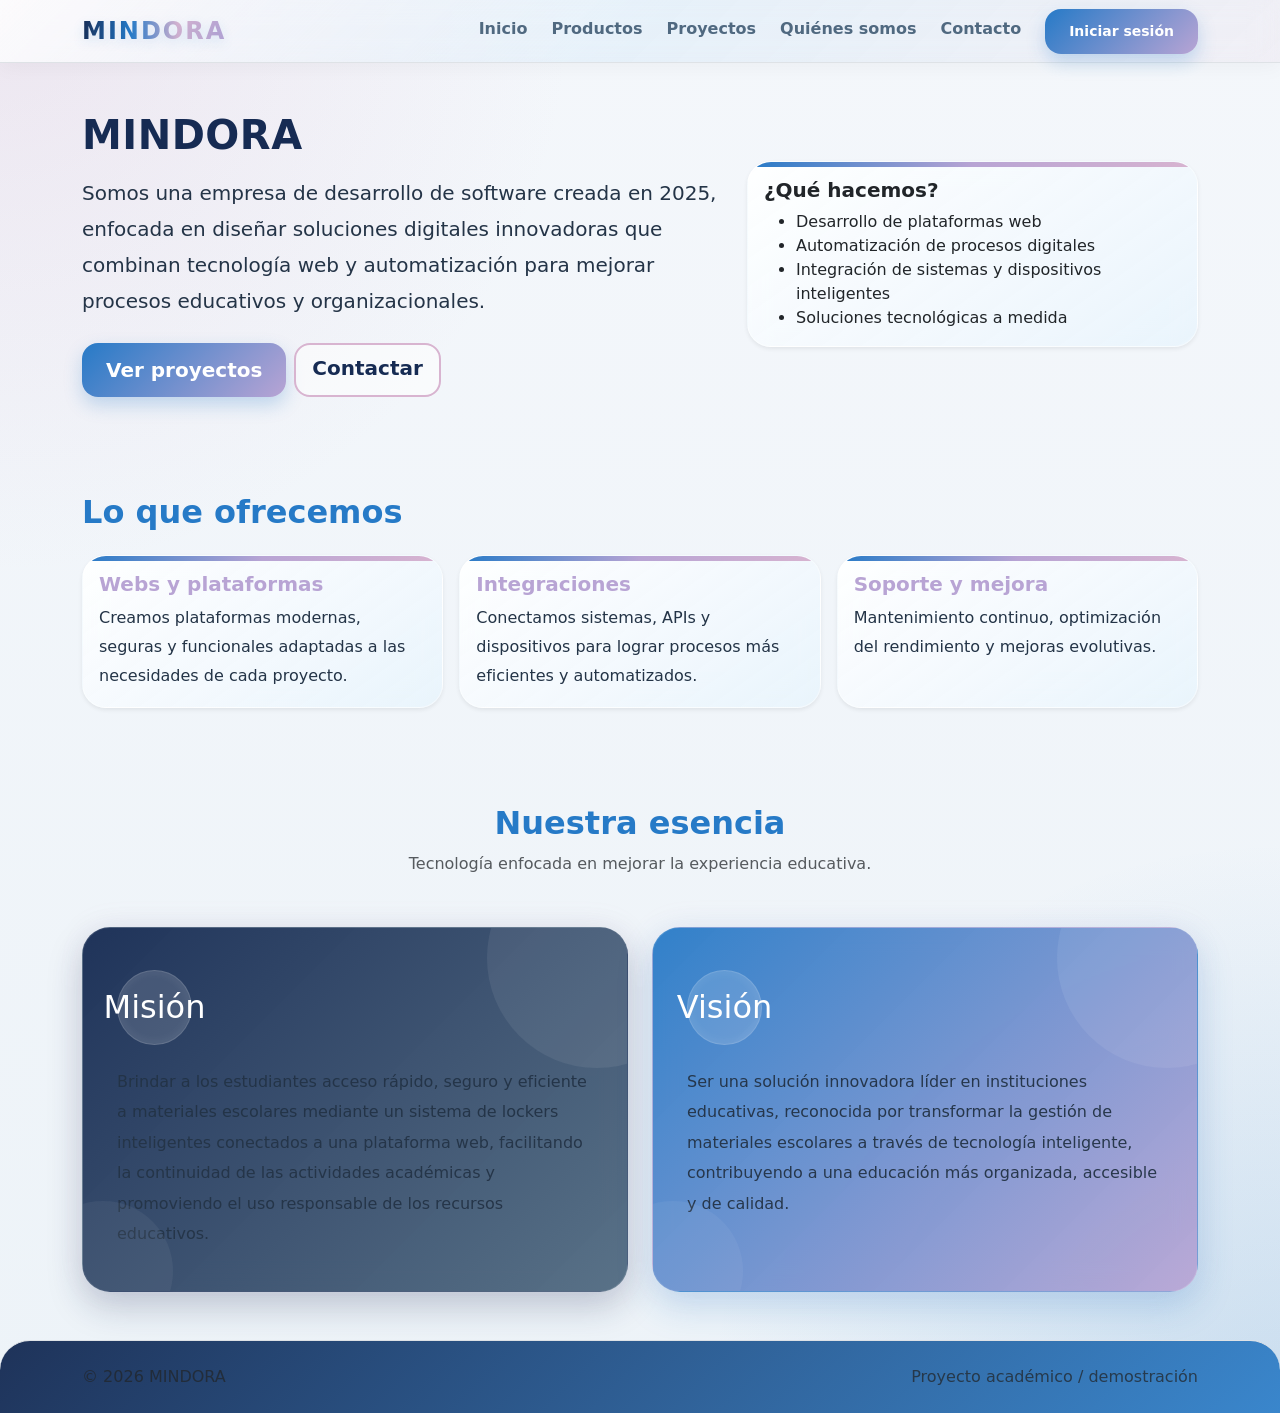
<file: Mindora-safe-box-main/index.html>
<!doctype html>
<html lang="es">
<head>
  <meta charset="utf-8" />
  <meta name="viewport" content="width=device-width, initial-scale=1" />
  <title>MINDORA - Inicio</title>

  <!-- Bootstrap CSS -->
  <link href="https://cdn.jsdelivr.net/npm/bootstrap@5.3.3/dist/css/bootstrap.min.css" rel="stylesheet">
  <link href="css/styles.css" rel="stylesheet">
</head>
<body>

  <!-- Navbar -->
  <nav class="navbar navbar-expand-lg bg-white border-bottom sticky-top">
    <div class="container">
      <a class="navbar-brand fw-bold" href="index.html">MINDORA</a>
      <button class="navbar-toggler" type="button" data-bs-toggle="collapse" data-bs-target="#nav">
        <span class="navbar-toggler-icon"></span>
      </button>

      <div class="collapse navbar-collapse" id="nav">
        <ul class="navbar-nav ms-auto gap-lg-2">
          <li class="nav-item"><a class="nav-link active" href="index.html">Inicio</a></li>
          <li class="nav-item"><a class="nav-link" href="productos.html">Productos</a></li>
          <li class="nav-item"><a class="nav-link" href="proyectos.html">Proyectos</a></li>
          <li class="nav-item"><a class="nav-link" href="quienes-somos.html">Quiénes somos</a></li>
          <li class="nav-item"><a class="nav-link" href="contacto.html">Contacto</a></li>
        </ul>
      </div>
    </div>
  </nav>

  <!-- Hero -->
  <header class="container my-5">
    <div class="row align-items-center g-4">
      <div class="col-lg-7">
        <h1 class="display-6 fw-bold mb-3">MINDORA</h1>
        <p class="lead mb-4">
          Somos una empresa de desarrollo de software creada en 2025, enfocada en diseñar
          soluciones digitales innovadoras que combinan tecnología web y automatización
          para mejorar procesos educativos y organizacionales.
        </p>
        <div class="d-flex gap-2 flex-wrap">
          <a class="btn btn-primary btn-lg" href="proyectos.html">Ver proyectos</a>
          <a class="btn btn-outline-primary btn-lg" href="contacto.html">Contactar</a>
        </div>
      </div>

      <div class="col-lg-5">
        <div class="card shadow-sm">
          <div class="card-body">
            <h5 class="card-title fw-bold">¿Qué hacemos?</h5>
            <ul class="mb-0">
              <li>Desarrollo de plataformas web</li>
              <li>Automatización de procesos digitales</li>
              <li>Integración de sistemas y dispositivos inteligentes</li>
              <li>Soluciones tecnológicas a medida</li>
            </ul>
          </div>
        </div>
      </div>
    </div>
  </header>

  <!-- Servicios -->
  <main class="container my-5">
    <h2 class="fw-bold mb-4">Lo que ofrecemos</h2>
    <div class="row g-3">
      <div class="col-md-4">
        <div class="card h-100 shadow-sm">
          <div class="card-body">
            <h5 class="fw-bold">Webs y plataformas</h5>
            <p class="mb-0">
              Creamos plataformas modernas, seguras y funcionales adaptadas a las necesidades de cada proyecto.
            </p>
          </div>
        </div>
      </div>

      <div class="col-md-4">
        <div class="card h-100 shadow-sm">
          <div class="card-body">
            <h5 class="fw-bold">Integraciones</h5>
            <p class="mb-0">
              Conectamos sistemas, APIs y dispositivos para lograr procesos más eficientes y automatizados.
            </p>
          </div>
        </div>
      </div>

      <div class="col-md-4">
        <div class="card h-100 shadow-sm">
          <div class="card-body">
            <h5 class="fw-bold">Soporte y mejora</h5>
            <p class="mb-0">
              Mantenimiento continuo, optimización del rendimiento y mejoras evolutivas.
            </p>
          </div>
        </div>
      </div>
    </div>
  </main>

    <!-- Misión y Visión -->
  <section class="container my-5">
    <div class="text-center mb-5">
      <h2 class="fw-bold">Nuestra esencia</h2>
      <p class="text-muted">
        Tecnología enfocada en mejorar la experiencia educativa.
      </p>
    </div>

    <div class="row g-4">
      
      <!-- MISIÓN -->
      <div class="col-lg-6">
        <div class="mission-box h-100">
          <div class="icon-circle">Misión</div>
          <h3 class="fw-bold mb-3"></h3>
          <p class="mb-0">
            Brindar a los estudiantes acceso rápido, seguro y eficiente a 
            materiales escolares mediante un sistema de lockers inteligentes 
            conectados a una plataforma web, facilitando la continuidad de las 
            actividades académicas y promoviendo el uso responsable de los 
            recursos educativos.
          </p>
        </div>
      </div>

      <!-- VISIÓN -->
      <div class="col-lg-6">
        <div class="vision-box h-100">
          <div class="icon-circle">Visión</div>
          <h3 class="fw-bold mb-3"></h3>
          <p class="mb-0">
            Ser una solución innovadora líder en instituciones educativas, 
            reconocida por transformar la gestión de materiales escolares 
            a través de tecnología inteligente, contribuyendo a una educación 
            más organizada, accesible y de calidad.
          </p>
        </div>
      </div>

    </div>
  </section>

  <!-- Footer -->
  <footer class="py-4 border-top">
    <div class="container d-flex flex-wrap justify-content-between align-items-center gap-2">
      <span class="text-muted">© <span id="year"></span> MINDORA</span>
      <span class="text-muted">Proyecto académico / demostración</span>
    </div>
  </footer>

  <!-- Bootstrap JS -->
  <script src="https://cdn.jsdelivr.net/npm/bootstrap@5.3.3/dist/js/bootstrap.bundle.min.js"></script>
  <script src="js/logging.js"></script>
  <script>
    document.getElementById("year").textContent = new Date().getFullYear();
  </script>
</body>
</html>
</file>
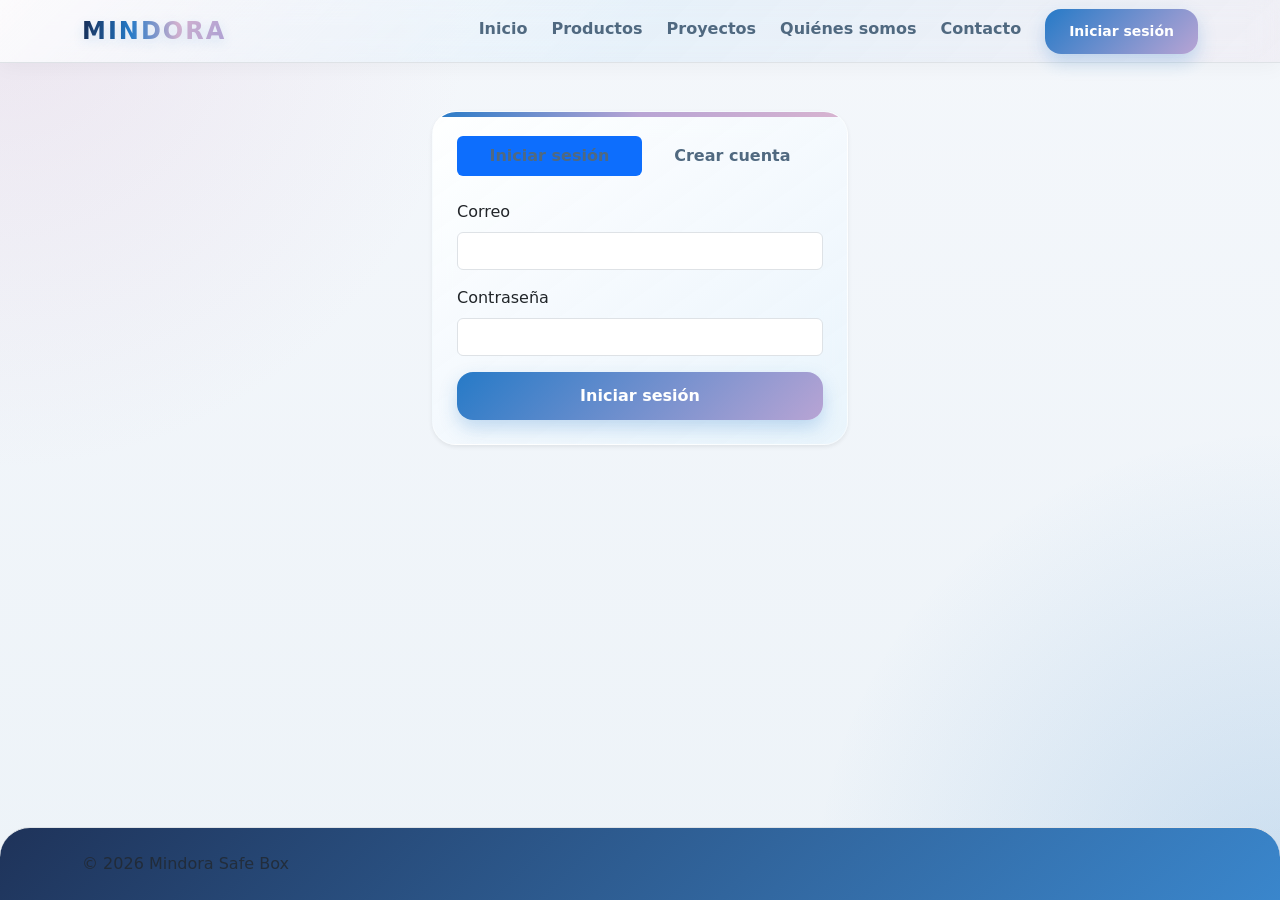
<file: Mindora-safe-box-main/admin.html>
<!doctype html>
<html lang="es">
<head>
  <meta charset="utf-8" />
  <meta name="viewport" content="width=device-width, initial-scale=1" />
  <title>MINDORA - Panel</title>
  <link href="https://cdn.jsdelivr.net/npm/bootstrap@5.3.3/dist/css/bootstrap.min.css" rel="stylesheet">
  <link href="css/styles.css" rel="stylesheet">
  <style>
    /* Oculto hasta verificar la sesión (ver script de guardia) */
    body.guarding { visibility: hidden; }
    .kpi .value { font-size: 2rem; font-weight: 700; color: var(--space-cadet); line-height: 1.1; }
    .kpi .label { font-size: .8rem; text-transform: uppercase; letter-spacing: .05em; color: var(--ucla-blue); }
    .compartment { border-radius: 14px; padding: 12px; border: 2px solid transparent; background: #fff; text-align: center; }
    .compartment .num { font-weight: 700; font-size: 1.2rem; color: var(--space-cadet); }
    .compartment.libre { border-color: #7cc99a; background: #effaf3; }
    .compartment.prestado { border-color: var(--cyan-azure); background: var(--ice-blue); }
    .compartment.alerta { border-color: #e5645f; background: #fdeeee; }
    .compartment.mantenimiento { border-color: #b9bfc7; background: #f1f3f5; }
    .bars { display: flex; align-items: flex-end; gap: 10px; height: 160px; }
    .bars .bar { flex: 1; background: linear-gradient(to top, var(--cyan-azure), var(--air-blue)); border-radius: 6px 6px 0 0; position: relative; min-height: 4px; }
    .bars .bar span { position: absolute; top: -20px; width: 100%; text-align: center; font-size: .75rem; color: var(--ucla-blue); }
    .bar-labels { display: flex; gap: 10px; font-size: .75rem; color: var(--ucla-blue); text-align: center; }
    .bar-labels div { flex: 1; }
    .event-list { list-style: none; padding: 0; margin: 0; max-height: 280px; overflow-y: auto; }
    .event-list li { padding: 8px 0; border-bottom: 1px solid #e6ecf2; font-size: .9rem; }
    .event-list time { color: var(--ucla-blue); font-size: .75rem; display: block; }
    .progress { height: 8px; }
  </style>
</head>
<body class="guarding">

  <nav class="navbar navbar-expand-lg bg-white border-bottom sticky-top">
    <div class="container">
      <a class="navbar-brand fw-bold" href="index.html">MINDORA</a>
      <button class="navbar-toggler" type="button" data-bs-toggle="collapse" data-bs-target="#nav">
        <span class="navbar-toggler-icon"></span>
      </button>
      <div class="collapse navbar-collapse" id="nav">
        <ul class="navbar-nav ms-auto gap-lg-2"></ul>
      </div>
    </div>
  </nav>

  <main class="container my-5">
    <div class="d-flex flex-wrap justify-content-between align-items-end gap-2 mb-3">
      <div>
        <h1 class="section-title mb-1" id="viewTitle">Estadísticas</h1>
        <p class="text-muted mb-0">Bienvenido, <strong id="userName"></strong></p>
      </div>
      <span class="badge text-bg-warning">Datos de demostración</span>
    </div>
    <div class="alert alert-info py-2 small">
      Todos los valores son ficticios. Se reemplazarán por las lecturas reales del Arduino y la base de datos MySQL.
    </div>

    <!-- ===== Vista: Estadísticas ===== -->
    <section data-view="estadisticas">
      <div class="row g-3 mb-4" id="kpis"></div>
      <div class="row g-4">
        <div class="col-lg-5">
          <div class="card shadow-sm p-3 h-100">
            <h5 class="fw-bold">Préstamos de la semana</h5>
            <div class="bars mt-4" id="bars"></div>
            <div class="bar-labels mt-1" id="barLabels"></div>
          </div>
        </div>
        <div class="col-lg-3">
          <div class="card shadow-sm p-3 h-100">
            <h5 class="fw-bold">Útiles más prestados</h5>
            <div id="topItems"></div>
          </div>
        </div>
        <div class="col-lg-4">
          <div class="card shadow-sm p-3 h-100">
            <h5 class="fw-bold">Eventos recientes</h5>
            <ul class="event-list" id="events"></ul>
          </div>
        </div>
        <div class="col-12">
          <div class="card shadow-sm p-3">
            <h5 class="fw-bold">Préstamos activos e historial</h5>
            <div class="table-responsive">
              <table class="table table-sm table-hover align-middle mb-0">
                <thead class="table-light">
                  <tr><th>Estudiante</th><th>Tarjeta (RFID)</th><th>Útil</th><th>Casillero</th><th>Salida</th><th>Devolución</th><th>Estado</th></tr>
                </thead>
                <tbody id="loans"></tbody>
              </table>
            </div>
          </div>
        </div>
      </div>
    </section>

    <!-- ===== Vista: Compartimentos ===== -->
    <section data-view="compartimentos" hidden>
      <div class="card shadow-sm p-3">
        <div class="d-flex flex-wrap justify-content-between align-items-center gap-2 mb-3">
          <h5 class="fw-bold mb-0">Compartimentos</h5>
          <div class="small">
            <span class="badge text-bg-success">Libre</span>
            <span class="badge text-bg-primary">Prestado</span>
            <span class="badge text-bg-danger">Alerta</span>
            <span class="badge text-bg-secondary">Mantenimiento</span>
          </div>
        </div>
        <div class="row g-3" id="compartments"></div>
      </div>
    </section>

    <!-- ===== Vista: Sensores ===== -->
    <section data-view="sensores" hidden>
      <div class="row justify-content-center">
        <div class="col-lg-6">
          <div class="card shadow-sm p-3">
            <h5 class="fw-bold">Sensores y estado del Arduino</h5>
            <div id="sensors"></div>
          </div>
        </div>
      </div>
    </section>
  </main>

  <footer class="py-4 border-top">
    <div class="container text-muted">© <span id="year"></span> Mindora Safe Box</div>
  </footer>

  <script src="https://cdn.jsdelivr.net/npm/bootstrap@5.3.3/dist/js/bootstrap.bundle.min.js"></script>
  <script src="js/logging.js"></script>
  <script>
    // Guardia: solo se puede entrar con sesión iniciada
    const user = MindoraAuth.currentUser();
    if (!user) {
      location.replace("logging.html");
    } else {
      document.body.classList.remove("guarding");
    }
  </script>
  <script>
    if (user) {
      document.getElementById("year").textContent = new Date().getFullYear();
      document.getElementById("userName").textContent = user.name;
      const $ = (id) => document.getElementById(id);

      // ---------- DATOS DEMO (reemplazar por la API / MySQL) ----------
      const compartments = [
        { n: 1, estado: "prestado", item: "Calculadora", sensor: "Puerta abierta" },
        { n: 2, estado: "libre", item: "Regla 30 cm", sensor: "Cerrada" },
        { n: 3, estado: "prestado", item: "Compás", sensor: "Puerta abierta" },
        { n: 4, estado: "libre", item: "Transportador", sensor: "Cerrada" },
        { n: 5, estado: "alerta", item: "Calculadora", sensor: "Puerta forzada" },
        { n: 6, estado: "libre", item: "Escuadras", sensor: "Cerrada" },
        { n: 7, estado: "mantenimiento", item: "—", sensor: "Sin señal" },
        { n: 8, estado: "prestado", item: "Marcadores", sensor: "Puerta abierta" },
        { n: 9, estado: "libre", item: "Calculadora", sensor: "Cerrada" },
        { n: 10, estado: "libre", item: "Regla 30 cm", sensor: "Cerrada" },
        { n: 11, estado: "prestado", item: "Escuadras", sensor: "Puerta abierta" },
        { n: 12, estado: "libre", item: "Compás", sensor: "Cerrada" }
      ];
      const sensors = {
        temp: 24.6, hum: 48, bateria: 87, wifi: -58, servo: "Cerrado", rfid: "Activo", uptime: "3 d 14 h"
      };
      const week = [["Lun", 18], ["Mar", 25], ["Mié", 21], ["Jue", 30], ["Vie", 16], ["Sáb", 4], ["Dom", 0]];
      const topItems = [["Calculadora", 42], ["Regla 30 cm", 31], ["Compás", 22], ["Escuadras", 17], ["Marcadores", 9]];
      const loans = [
        ["Ana Torres", "A1:B2:C3:01", "Calculadora", 1, "08:12", "—", "Activo"],
        ["Luis Gómez", "A1:B2:C3:02", "Compás", 3, "08:40", "—", "Activo"],
        ["María Ruiz", "A1:B2:C3:03", "Marcadores", 8, "09:05", "—", "Activo"],
        ["Pedro Díaz", "A1:B2:C3:04", "Escuadras", 11, "09:30", "—", "Atrasado"],
        ["Sofía León", "A1:B2:C3:05", "Regla 30 cm", 2, "07:55", "08:50", "Devuelto"],
        ["Juan Pardo", "A1:B2:C3:06", "Transportador", 4, "07:30", "08:20", "Devuelto"]
      ];
      const events = [
        ["09:42", "Compartimento 5: apertura no autorizada"],
        ["09:30", "Pedro Díaz retiró Escuadras (casillero 11)"],
        ["09:05", "María Ruiz retiró Marcadores (casillero 8)"],
        ["08:50", "Sofía León devolvió Regla 30 cm (casillero 2)"],
        ["08:40", "Luis Gómez retiró Compás (casillero 3)"],
        ["08:12", "Ana Torres retiró Calculadora (casillero 1)"],
        ["07:00", "Arduino conectado a la red"]
      ];

      // ---------- Render ----------
      const BADGE = { Activo: "primary", Atrasado: "danger", Devuelto: "success" };
      const LABEL = { libre: "Libre", prestado: "Prestado", alerta: "Alerta", mantenimiento: "Mantenimiento" };

      function renderKpis() {
        const c = (e) => compartments.filter((x) => x.estado === e).length;
        const kpis = [
          ["Compartimentos", compartments.length],
          ["Disponibles", c("libre")],
          ["Prestados", c("prestado")],
          ["Alertas", c("alerta")],
          ["Préstamos hoy", 14],
          ["Atrasados", loans.filter((l) => l[6] === "Atrasado").length]
        ];
        $("kpis").innerHTML = kpis.map(([l, v]) =>
          `<div class="col-6 col-md-4 col-xl-2"><div class="card shadow-sm p-3 kpi">
             <div class="label">${l}</div><div class="value">${v}</div></div></div>`).join("");
      }

      function renderCompartments() {
        $("compartments").innerHTML = compartments.map((c) =>
          `<div class="col-6 col-md-4 col-lg-3"><div class="compartment ${c.estado}">
             <div class="num">#${c.n}</div>
             <div class="small">${c.item}</div>
             <div class="small text-muted">${c.sensor}</div>
             <div class="small fw-semibold">${LABEL[c.estado]}</div>
           </div></div>`).join("");
      }

      function renderSensors() {
        const bar = (v, cls) => `<div class="progress"><div class="progress-bar ${cls}" style="width:${v}%"></div></div>`;
        $("sensors").innerHTML = `
          <div class="mb-3"><div class="d-flex justify-content-between"><span>Temperatura</span><strong>${sensors.temp.toFixed(1)} °C</strong></div>${bar(sensors.temp * 2, "bg-info")}</div>
          <div class="mb-3"><div class="d-flex justify-content-between"><span>Humedad</span><strong>${sensors.hum} %</strong></div>${bar(sensors.hum, "bg-primary")}</div>
          <div class="mb-3"><div class="d-flex justify-content-between"><span>Batería</span><strong>${sensors.bateria} %</strong></div>${bar(sensors.bateria, "bg-success")}</div>
          <ul class="list-unstyled small mb-0">
            <li class="d-flex justify-content-between py-1 border-top"><span>Señal Wi-Fi</span><strong>${sensors.wifi} dBm</strong></li>
            <li class="d-flex justify-content-between py-1 border-top"><span>Lector RFID</span><strong>${sensors.rfid}</strong></li>
            <li class="d-flex justify-content-between py-1 border-top"><span>Cerradura (servo)</span><strong>${sensors.servo}</strong></li>
            <li class="d-flex justify-content-between py-1 border-top"><span>Tiempo activo</span><strong>${sensors.uptime}</strong></li>
          </ul>`;
      }

      function renderCharts() {
        const max = Math.max(...week.map((d) => d[1]), 1);
        $("bars").innerHTML = week.map((d) =>
          `<div class="bar" style="height:${d[1] / max * 100}%"><span>${d[1]}</span></div>`).join("");
        $("barLabels").innerHTML = week.map((d) => `<div>${d[0]}</div>`).join("");
        const top = topItems[0][1];
        $("topItems").innerHTML = topItems.map(([n, v]) =>
          `<div class="mb-3"><div class="d-flex justify-content-between small"><span>${n}</span><strong>${v}</strong></div>
           <div class="progress"><div class="progress-bar" style="width:${v / top * 100}%"></div></div></div>`).join("");
      }

      function renderTables() {
        $("loans").innerHTML = loans.map((l) =>
          `<tr><td>${l[0]}</td><td><code>${l[1]}</code></td><td>${l[2]}</td><td>#${l[3]}</td><td>${l[4]}</td><td>${l[5]}</td>
           <td><span class="badge text-bg-${BADGE[l[6]]}">${l[6]}</span></td></tr>`).join("");
        $("events").innerHTML = events.map((e) =>
          `<li><time>Hoy ${e[0]}</time>${e[1]}</li>`).join("");
      }

      // ---------- Vistas (según el # de la URL) ----------
      const TITLES = { estadisticas: "Estadísticas", compartimentos: "Compartimentos", sensores: "Sensores" };
      function showView() {
        const v = TITLES[location.hash.slice(1)] ? location.hash.slice(1) : "estadisticas";
        document.querySelectorAll("[data-view]").forEach((el) => {
          if (el.tagName === "SECTION") el.hidden = el.dataset.view !== v;
          else el.classList.toggle("active", el.dataset.view === v);
        });
        $("viewTitle").textContent = TITLES[v];
      }
      window.addEventListener("hashchange", showView);
      // El menú lo arma logging.js en DOMContentLoaded; se vuelve a marcar el activo después
      document.addEventListener("DOMContentLoaded", showView);

      renderKpis(); renderCompartments(); renderSensors(); renderCharts(); renderTables();

      // Simula lecturas del sensor cambiando un poco cada 3 s
      setInterval(() => {
        sensors.temp = Math.min(30, Math.max(20, sensors.temp + (Math.random() - .5) * .4));
        sensors.hum = Math.min(70, Math.max(35, Math.round(sensors.hum + (Math.random() - .5) * 2)));
        renderSensors();
      }, 3000);
      showView();
    }
  </script>
</body>
</html>
</file>
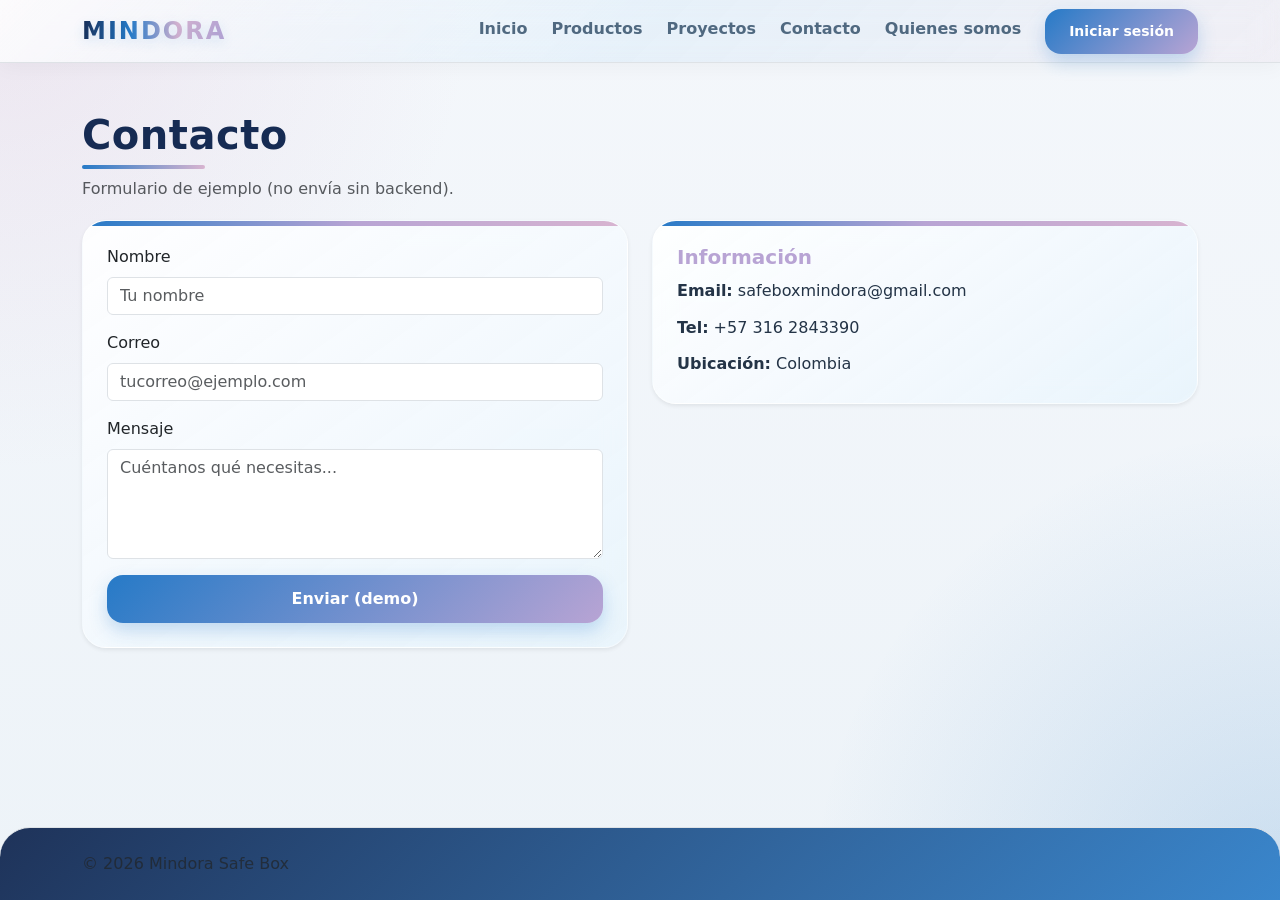
<file: Mindora-safe-box-main/contacto.html>
<!doctype html>
<html lang="es">
<head>
  <meta charset="utf-8" />
  <meta name="viewport" content="width=device-width, initial-scale=1" />
  <title>MINDORA - Contacto</title>
  <link href="https://cdn.jsdelivr.net/npm/bootstrap@5.3.3/dist/css/bootstrap.min.css" rel="stylesheet">
  <link href="css/styles.css" rel="stylesheet">
</head>
<body>

  <nav class="navbar navbar-expand-lg bg-white border-bottom sticky-top">
    <div class="container">
      <a class="navbar-brand fw-bold" href="index.html">MINDORA</a>
      <button class="navbar-toggler" type="button" data-bs-toggle="collapse" data-bs-target="#nav">
        <span class="navbar-toggler-icon"></span>
      </button>
      <div class="collapse navbar-collapse" id="nav">
        <ul class="navbar-nav ms-auto gap-lg-2">
          <li class="nav-item"><a class="nav-link" href="index.html">Inicio</a></li>
          <li class="nav-item"><a class="nav-link" href="productos.html">Productos</a></li>
          <li class="nav-item"><a class="nav-link" href="proyectos.html">Proyectos</a></li>
          <li class="nav-item"><a class="nav-link active" href="contacto.html">Contacto</a></li>
          <li class="nav-item"><a class="nav-link" href="quienes-somos.html">Quienes somos</a></li>
        </ul>
      </div>
    </div>
  </nav>

  <main class="container my-5">
    <h1 class="section-title mb-3">Contacto</h1>
    <p class="text-muted">Formulario de ejemplo (no envía sin backend).</p>

    <div class="row g-4">
      <div class="col-lg-6">
        <form class="card shadow-sm p-3 p-md-4">
          <div class="mb-3">
            <label class="form-label">Nombre</label>
            <input class="form-control" type="text" placeholder="Tu nombre">
          </div>
          <div class="mb-3">
            <label class="form-label">Correo</label>
            <input class="form-control" type="email" placeholder="tucorreo@ejemplo.com">
          </div>
          <div class="mb-3">
            <label class="form-label">Mensaje</label>
            <textarea class="form-control" rows="4" placeholder="Cuéntanos qué necesitas..."></textarea>
          </div>
          <button type="button" class="btn btn-primary">Enviar (demo)</button>
        </form>
      </div>

      <div class="col-lg-6">
        <div class="card shadow-sm p-3 p-md-4">
          <h5 class="fw-bold">Información</h5>
          <p class="mb-2"><strong>Email:</strong> safeboxmindora@gmail.com</p>
          <p class="mb-2"><strong>Tel:</strong> +57 316 2843390</p>
          <p class="mb-0"><strong>Ubicación:</strong> Colombia</p>
        </div>
      </div>
    </div>
  </main>

  <footer class="py-4 border-top">
    <div class="container text-muted">© <span id="year"></span> Mindora Safe Box</div>
  </footer>

  <script src="https://cdn.jsdelivr.net/npm/bootstrap@5.3.3/dist/js/bootstrap.bundle.min.js"></script>
  <script src="js/logging.js"></script>
  <script>document.getElementById("year").textContent = new Date().getFullYear();</script>
</body>
</html>
</file>
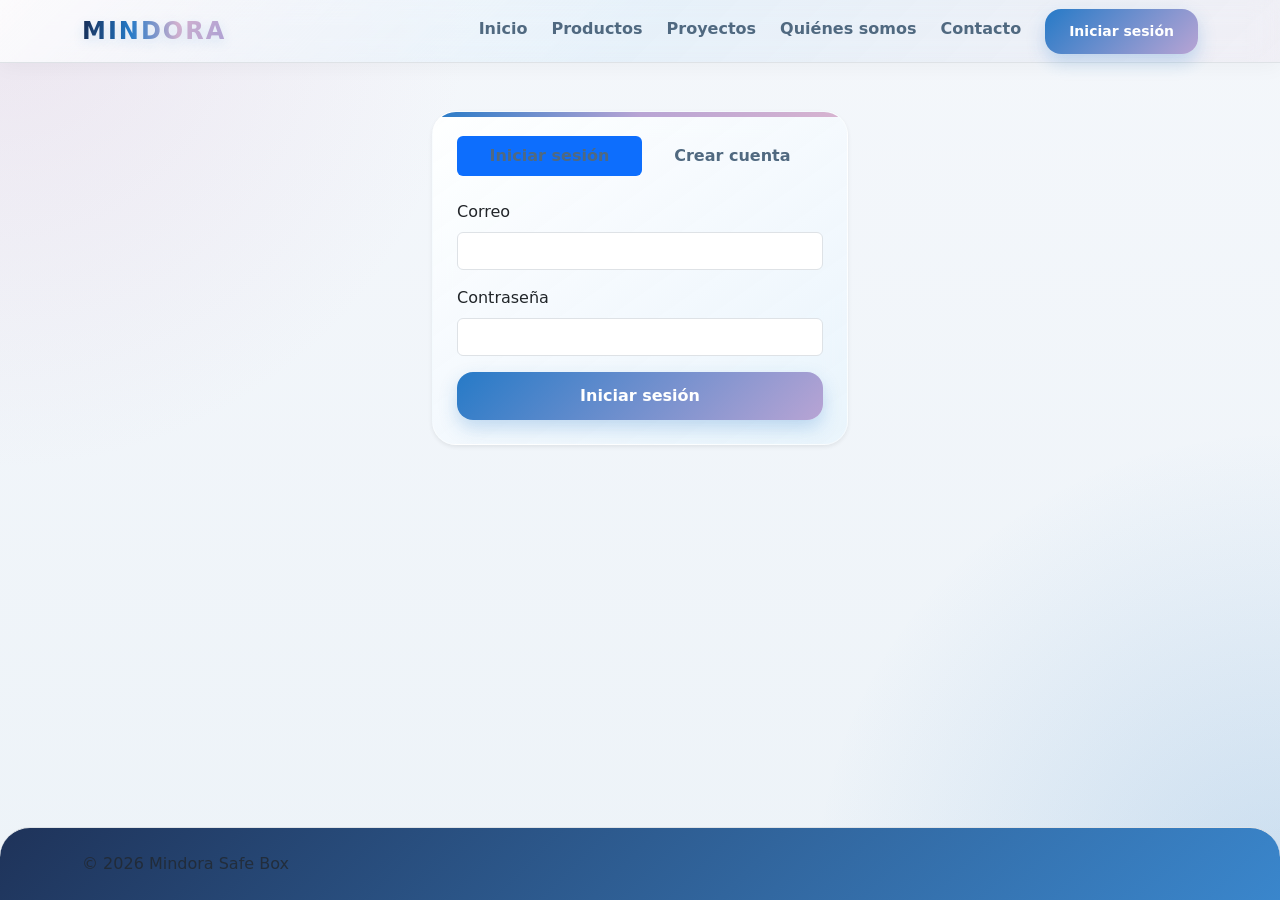
<file: Mindora-safe-box-main/logging.html>
<!doctype html>
<html lang="es">
<head>
  <meta charset="utf-8" />
  <meta name="viewport" content="width=device-width, initial-scale=1" />
  <title>MINDORA - Iniciar sesión</title>
  <link href="https://cdn.jsdelivr.net/npm/bootstrap@5.3.3/dist/css/bootstrap.min.css" rel="stylesheet">
  <link href="css/styles.css" rel="stylesheet">
</head>
<body>

  <nav class="navbar navbar-expand-lg bg-white border-bottom sticky-top">
    <div class="container">
      <a class="navbar-brand fw-bold" href="index.html">MINDORA</a>
      <button class="navbar-toggler" type="button" data-bs-toggle="collapse" data-bs-target="#nav">
        <span class="navbar-toggler-icon"></span>
      </button>
      <div class="collapse navbar-collapse" id="nav">
        <ul class="navbar-nav ms-auto gap-lg-2">
          <li class="nav-item"><a class="nav-link" href="index.html">Inicio</a></li>
          <li class="nav-item"><a class="nav-link" href="productos.html">Productos</a></li>
          <li class="nav-item"><a class="nav-link" href="proyectos.html">Proyectos</a></li>
          <li class="nav-item"><a class="nav-link" href="quienes-somos.html">Quiénes somos</a></li>
          <li class="nav-item"><a class="nav-link" href="contacto.html">Contacto</a></li>
        </ul>
      </div>
    </div>
  </nav>

  <main class="container my-5" style="max-width:440px">
    <div class="card shadow-sm p-4">
      <div id="loggedIn" class="text-center d-none">
        <h1 class="h4 fw-bold">Sesión iniciada</h1>
        <p class="text-muted">Hola, <strong id="userName"></strong> (<span id="userEmail"></span>)</p>
        <a class="btn btn-primary" href="admin.html">Ir al panel</a>
      </div>

      <div id="authForms">
        <ul class="nav nav-pills nav-fill mb-4">
          <li class="nav-item"><button class="nav-link active" id="tabLogin" type="button">Iniciar sesión</button></li>
          <li class="nav-item"><button class="nav-link" id="tabRegister" type="button">Crear cuenta</button></li>
        </ul>

        <form id="form" novalidate>
          <div class="mb-3 d-none" id="nameGroup">
            <label class="form-label" for="name">Nombre</label>
            <input class="form-control" id="name" autocomplete="name">
          </div>
          <div class="mb-3">
            <label class="form-label" for="email">Correo</label>
            <input class="form-control" id="email" type="email" autocomplete="email" required>
          </div>
          <div class="mb-3">
            <label class="form-label" for="password">Contraseña</label>
            <input class="form-control" id="password" type="password" autocomplete="current-password" required>
          </div>
          <div class="alert alert-danger py-2 d-none" id="error" role="alert"></div>
          <button class="btn btn-primary w-100" id="submit" type="submit">Iniciar sesión</button>
        </form>
      </div>
    </div>
  </main>

  <footer class="py-4 border-top">
    <div class="container text-muted">© <span id="year"></span> Mindora Safe Box</div>
  </footer>

  <script src="https://cdn.jsdelivr.net/npm/bootstrap@5.3.3/dist/js/bootstrap.bundle.min.js"></script>
  <script src="js/logging.js"></script>
  <script>
    document.getElementById("year").textContent = new Date().getFullYear();

    const $ = (id) => document.getElementById(id);
    let mode = "login";

    function setMode(m) {
      mode = m;
      const reg = m === "register";
      $("tabLogin").classList.toggle("active", !reg);
      $("tabRegister").classList.toggle("active", reg);
      $("nameGroup").classList.toggle("d-none", !reg);
      $("submit").textContent = reg ? "Crear cuenta" : "Iniciar sesión";
      $("password").autocomplete = reg ? "new-password" : "current-password";
      $("error").classList.add("d-none");
    }

    function showState() {
      const u = MindoraAuth.currentUser();
      $("loggedIn").classList.toggle("d-none", !u);
      $("authForms").classList.toggle("d-none", !!u);
      if (u) { $("userName").textContent = u.name; $("userEmail").textContent = u.email; }
    }

    $("tabLogin").onclick = () => setMode("login");
    $("tabRegister").onclick = () => setMode("register");

    $("form").onsubmit = async (e) => {
      e.preventDefault();
      const r = mode === "register"
        ? await MindoraAuth.register($("name").value, $("email").value, $("password").value)
        : await MindoraAuth.login($("email").value, $("password").value);
      if (r.error) {
        $("error").textContent = r.error;
        $("error").classList.remove("d-none");
        return;
      }
      location.href = "admin.html";
    };

    showState();
  </script>
</body>
</html>
</file>
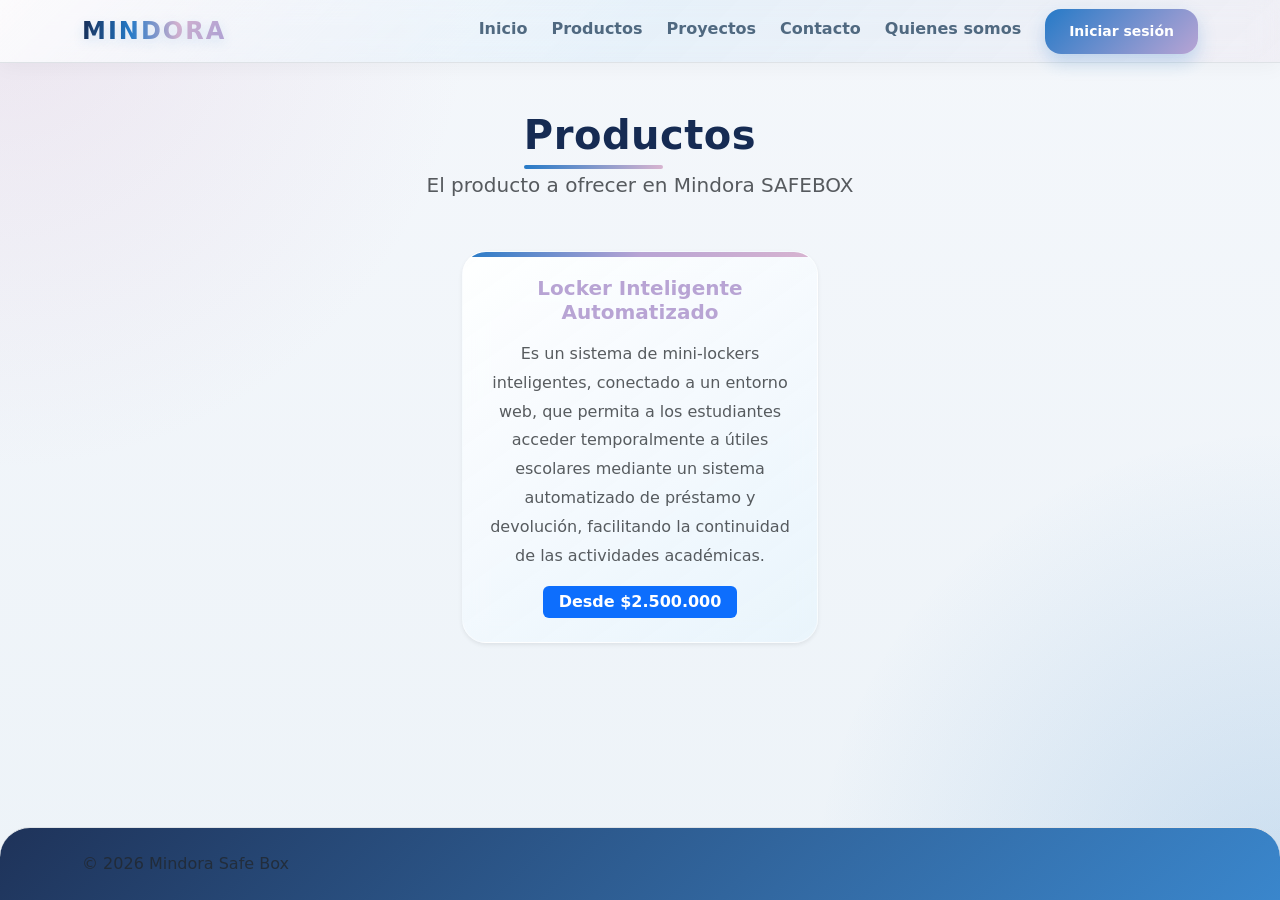
<file: Mindora-safe-box-main/productos.html>
<!doctype html>
<html lang="es">
<head>
  <meta charset="utf-8" />
  <meta name="viewport" content="width=device-width, initial-scale=1" />
  <title>MINDORA - Productos</title>
  <link href="https://cdn.jsdelivr.net/npm/bootstrap@5.3.3/dist/css/bootstrap.min.css" rel="stylesheet">
  <link href="css/styles.css" rel="stylesheet">
</head>
<body>

  <nav class="navbar navbar-expand-lg bg-white border-bottom sticky-top">
    <div class="container">
      <a class="navbar-brand fw-bold" href="index.html">MINDORA</a>
      <button class="navbar-toggler" type="button" data-bs-toggle="collapse" data-bs-target="#nav">
        <span class="navbar-toggler-icon"></span>
      </button>
      <div class="collapse navbar-collapse" id="nav">
        <ul class="navbar-nav ms-auto gap-lg-2">
          <li class="nav-item"><a class="nav-link" href="index.html">Inicio</a></li>
          <li class="nav-item"><a class="nav-link active" href="productos.html">Productos</a></li>
          <li class="nav-item"><a class="nav-link" href="proyectos.html">Proyectos</a></li>
          <li class="nav-item"><a class="nav-link" href="contacto.html">Contacto</a></li>
          <li class="nav-item"><a class="nav-link" href="quienes-somos.html">Quienes somos</a></li>
        </ul>
      </div>
    </div>
  </nav>

  <main class="container my-5">
    <div class="text-center mb-5">
      <h1 class="section-title">Productos</h1>
      <p class="text-muted fs-5">El producto a ofrecer en Mindora SAFEBOX </p>
    </div>
  
    <div class="row justify-content-center g-4">
      <div class="col-md-6 col-lg-4">
        <div class="card product-card h-100 shadow-sm text-center">
          <div class="card-body p-4">
            <h5 class="fw-bold mb-3">Locker Inteligente Automatizado</h5>
            <p class="text-muted">
              Es un sistema de mini-lockers inteligentes, conectado a un entorno web, que permita a los estudiantes acceder temporalmente a útiles escolares mediante un sistema automatizado de préstamo y devolución, facilitando la continuidad de las actividades académicas.
            </p>
            <span class="badge bg-primary fs-6 px-3 py-2">Desde $2.500.000</span>
          </div>
        </div>
      </div>
    </div>
  </main>
  

  <footer class="py-4 border-top">
    <div class="container text-muted">© <span id="year"></span> Mindora Safe Box</div>
  </footer>

  <script src="https://cdn.jsdelivr.net/npm/bootstrap@5.3.3/dist/js/bootstrap.bundle.min.js"></script>
  <script src="js/logging.js"></script>
  <script>document.getElementById("year").textContent = new Date().getFullYear();</script>
</body>
</html>
</file>
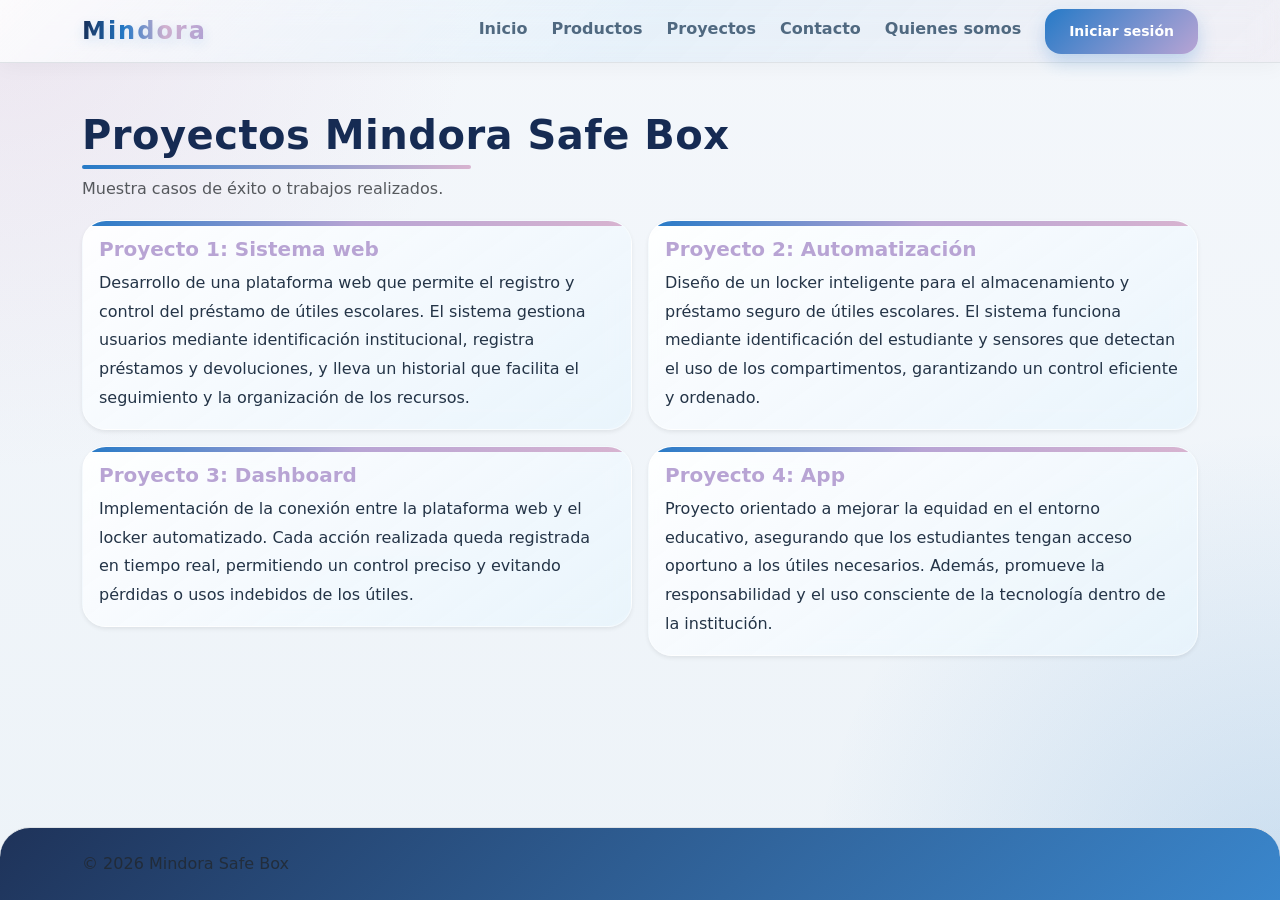
<file: Mindora-safe-box-main/proyectos.html>
<!doctype html>
<html lang="es">
<head>
  <meta charset="utf-8" />
  <meta name="viewport" content="width=device-width, initial-scale=1" />
  <title>MINDORA - Proyectos</title>
  <link href="https://cdn.jsdelivr.net/npm/bootstrap@5.3.3/dist/css/bootstrap.min.css" rel="stylesheet">
  <link href="css/styles.css" rel="stylesheet">
</head>
<body>

  <nav class="navbar navbar-expand-lg bg-white border-bottom sticky-top">
    <div class="container">
      <a class="navbar-brand fw-bold" href="index.html">Mindora</a>
      <button class="navbar-toggler" type="button" data-bs-toggle="collapse" data-bs-target="#nav">
        <span class="navbar-toggler-icon"></span>
      </button>
      <div class="collapse navbar-collapse" id="nav">
        <ul class="navbar-nav ms-auto gap-lg-2">
          <li class="nav-item"><a class="nav-link" href="index.html">Inicio</a></li>
          <li class="nav-item"><a class="nav-link" href="productos.html">Productos</a></li>
          <li class="nav-item"><a class="nav-link active" href="proyectos.html">Proyectos</a></li>
          <li class="nav-item"><a class="nav-link" href="contacto.html">Contacto</a></li>
          <li class="nav-item"><a class="nav-link" href="quienes-somos.html">Quienes somos</a></li>
        </ul>
      </div>
    </div>
  </nav>

  <main class="container my-5">
    <h1 class="section-title mb-3">Proyectos Mindora Safe Box</h1>
    <p class="text-muted">Muestra casos de éxito o trabajos realizados.</p>

    <div class="row g-3">
      <div class="col-md-6">
        <div class="card shadow-sm">
          <div class="card-body">
            <h5 class="fw-bold">Proyecto 1: Sistema web</h5>
            <p class="mb-0">Desarrollo de una plataforma web que permite el registro y control del préstamo de útiles escolares. El sistema gestiona usuarios mediante identificación institucional, registra préstamos y devoluciones, y lleva un historial que facilita el seguimiento y la organización de los recursos.</p>
          </div>
        </div>
      </div>
      <div class="col-md-6">
        <div class="card shadow-sm">
          <div class="card-body">
            <h5 class="fw-bold">Proyecto 2: Automatización</h5>
            <p class="mb-0">Diseño de un locker inteligente para el almacenamiento y préstamo seguro de útiles escolares. El sistema funciona mediante identificación del estudiante y sensores que detectan el uso de los compartimentos, garantizando un control eficiente y ordenado.</p>
          </div>
        </div>
      </div>
      <div class="col-md-6">
        <div class="card shadow-sm">
          <div class="card-body">
            <h5 class="fw-bold">Proyecto 3: Dashboard</h5>
            <p class="mb-0">Implementación de la conexión entre la plataforma web y el locker automatizado. Cada acción realizada queda registrada en tiempo real, permitiendo un control preciso y evitando pérdidas o usos indebidos de los útiles.</p>
          </div>
        </div>
      </div>
      <div class="col-md-6">
        <div class="card shadow-sm">
          <div class="card-body">
            <h5 class="fw-bold">Proyecto 4: App</h5>
            <p class="mb-0">Proyecto orientado a mejorar la equidad en el entorno educativo, asegurando que los estudiantes tengan acceso oportuno a los útiles necesarios. Además, promueve la responsabilidad y el uso consciente de la tecnología dentro de la institución.</p>
          </div>
        </div>
      </div>
    </div>
  </main>

  <footer class="py-4 border-top">
    <div class="container text-muted">© <span id="year"></span> Mindora Safe Box</div>
  </footer>

  <script src="https://cdn.jsdelivr.net/npm/bootstrap@5.3.3/dist/js/bootstrap.bundle.min.js"></script>
  <script src="js/logging.js"></script>
  <script>document.getElementById("year").textContent = new Date().getFullYear();</script>
</body>
</html>
</file>
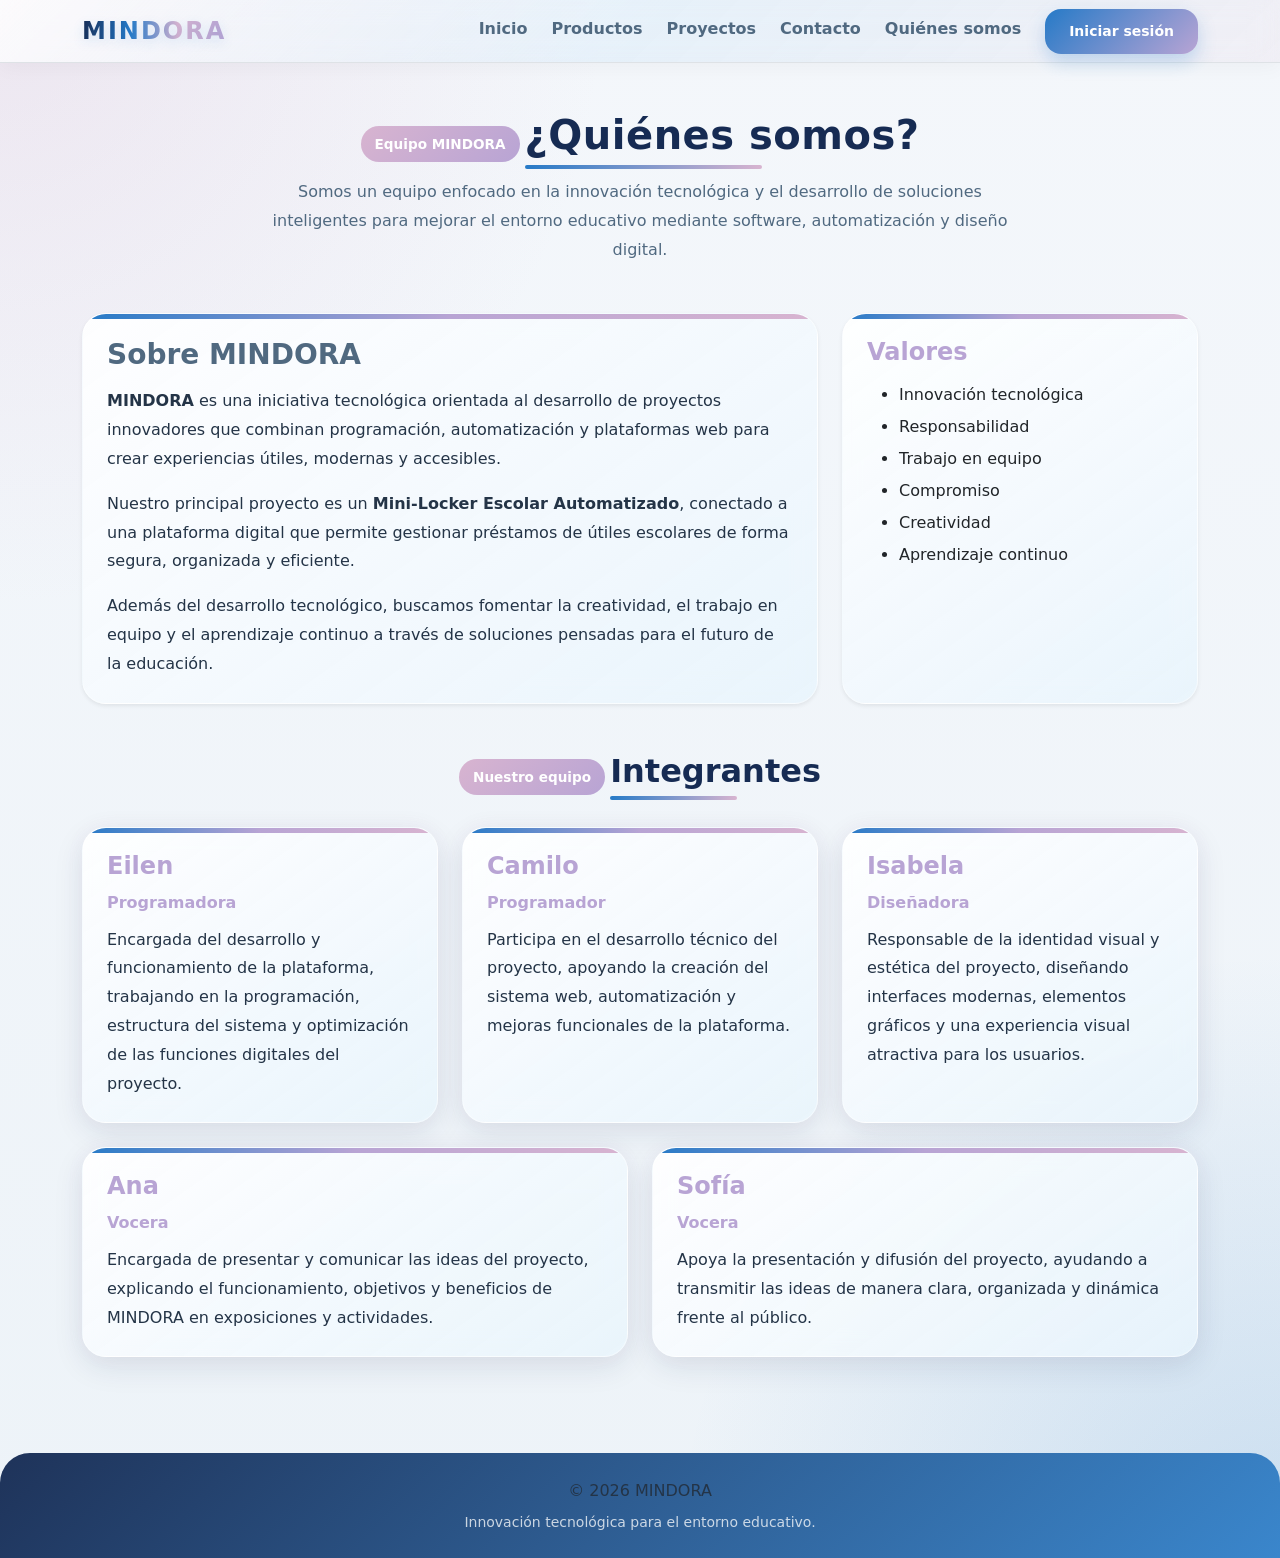
<file: Mindora-safe-box-main/quienes-somos.html>
<!doctype html>
<html lang="es">
<head>
  <meta charset="utf-8" />
  <meta name="viewport" content="width=device-width, initial-scale=1" />
  <title>Mindora - Quiénes somos</title>

  <link href="https://cdn.jsdelivr.net/npm/bootstrap@5.3.3/dist/css/bootstrap.min.css" rel="stylesheet">
  <link href="css/styles.css" rel="stylesheet">
</head>
<body>

  <!-- NAVBAR -->

  <nav class="navbar navbar-expand-lg bg-white border-bottom sticky-top">
    <div class="container">

      <a class="navbar-brand fw-bold" href="index.html">
        MINDORA
      </a>

      <button class="navbar-toggler" type="button" data-bs-toggle="collapse" data-bs-target="#nav">
        <span class="navbar-toggler-icon"></span>
      </button>

      <div class="collapse navbar-collapse" id="nav">
        <ul class="navbar-nav ms-auto gap-lg-2">

          <li class="nav-item">
            <a class="nav-link" href="index.html">Inicio</a>
          </li>

          <li class="nav-item">
            <a class="nav-link" href="productos.html">Productos</a>
          </li>

          <li class="nav-item">
            <a class="nav-link" href="proyectos.html">Proyectos</a>
          </li>

          <li class="nav-item">
            <a class="nav-link" href="contacto.html">Contacto</a>
          </li>

          <li class="nav-item">
            <a class="nav-link active" href="quienes-somos.html">
              Quiénes somos
            </a>
          </li>

        </ul>
      </div>
    </div>
  </nav>

  <!-- CONTENIDO -->

  <main class="container my-5">

    <!-- TÍTULO -->

    <div class="text-center mb-5 fade-up">

      <span class="badge-custom mb-3">
        Equipo MINDORA
      </span>

      <h1 class="section-title mb-3">
        ¿Quiénes somos?
      </h1>

      <p class="text-soft col-lg-8 mx-auto">
        Somos un equipo enfocado en la innovación tecnológica y el desarrollo
        de soluciones inteligentes para mejorar el entorno educativo mediante
        software, automatización y diseño digital.
      </p>

    </div>

    <!-- INFORMACIÓN -->

    <div class="row g-4 align-items-stretch">

      <!-- INFORMACIÓN PRINCIPAL -->

      <div class="col-lg-8">

        <div class="card shadow-sm h-100">

          <div class="card-body p-4">

            <h3 class="mb-3">
              Sobre MINDORA
            </h3>

            <p>
              <strong>MINDORA</strong> es una iniciativa tecnológica orientada
              al desarrollo de proyectos innovadores que combinan programación,
              automatización y plataformas web para crear experiencias útiles,
              modernas y accesibles.
            </p>

            <p>
              Nuestro principal proyecto es un
              <strong>Mini-Locker Escolar Automatizado</strong>,
              conectado a una plataforma digital que permite gestionar préstamos
              de útiles escolares de forma segura, organizada y eficiente.
            </p>

            <p class="mb-0">
              Además del desarrollo tecnológico, buscamos fomentar la creatividad,
              el trabajo en equipo y el aprendizaje continuo a través de soluciones
              pensadas para el futuro de la educación.
            </p>

          </div>

        </div>

      </div>

      <!-- VALORES -->

      <div class="col-lg-4">

        <div class="card shadow-sm h-100">

          <div class="card-body p-4">

            <h4 class="mb-3">
              Valores
            </h4>

            <ul class="mb-0">

              <li class="mb-2">Innovación tecnológica</li>

              <li class="mb-2">Responsabilidad</li>

              <li class="mb-2">Trabajo en equipo</li>

              <li class="mb-2">Compromiso</li>

              <li class="mb-2">Creatividad</li>

              <li>Aprendizaje continuo</li>

            </ul>

          </div>

        </div>

      </div>

    </div>

    <!-- EQUIPO -->

    <section class="mt-5 fade-up">

      <div class="text-center mb-4">

        <span class="badge-custom mb-2">
          Nuestro equipo
        </span>

        <h2 class="section-title">
          Integrantes
        </h2>

      </div>

      <div class="row g-4">

        <!-- EILEN -->

        <div class="col-md-6 col-lg-4">

          <div class="card h-100">

            <div class="card-body p-4">

              <h4 class="mb-2">
                Eilen
              </h4>

              <p class="text-purple fw-semibold mb-2">
                Programadora
              </p>

              <p class="mb-0">
                Encargada del desarrollo y funcionamiento de la plataforma,
                trabajando en la programación, estructura del sistema y
                optimización de las funciones digitales del proyecto.
              </p>

            </div>

          </div>

        </div>

        <!-- CAMILO -->

        <div class="col-md-6 col-lg-4">

          <div class="card h-100">

            <div class="card-body p-4">

              <h4 class="mb-2">
                Camilo
              </h4>

              <p class="text-purple fw-semibold mb-2">
                Programador
              </p>

              <p class="mb-0">
                Participa en el desarrollo técnico del proyecto, apoyando
                la creación del sistema web, automatización y mejoras
                funcionales de la plataforma.
              </p>

            </div>

          </div>

        </div>

        <!-- ISABELA -->

        <div class="col-md-6 col-lg-4">

          <div class="card h-100">

            <div class="card-body p-4">

              <h4 class="mb-2">
                Isabela
              </h4>

              <p class="text-purple fw-semibold mb-2">
                Diseñadora
              </p>

              <p class="mb-0">
                Responsable de la identidad visual y estética del proyecto,
                diseñando interfaces modernas, elementos gráficos y una
                experiencia visual atractiva para los usuarios.
              </p>

            </div>

          </div>

        </div>

        <!-- ANA -->

        <div class="col-md-6 col-lg-6">

          <div class="card h-100">

            <div class="card-body p-4">

              <h4 class="mb-2">
                Ana
              </h4>

              <p class="text-purple fw-semibold mb-2">
                Vocera
              </p>

              <p class="mb-0">
                Encargada de presentar y comunicar las ideas del proyecto,
                explicando el funcionamiento, objetivos y beneficios de
                MINDORA en exposiciones y actividades.
              </p>

            </div>

          </div>

        </div>

        <!-- SOFIA -->

        <div class="col-md-6 col-lg-6">

          <div class="card h-100">

            <div class="card-body p-4">

              <h4 class="mb-2">
                Sofía
              </h4>

              <p class="text-purple fw-semibold mb-2">
                Vocera
              </p>

              <p class="mb-0">
                Apoya la presentación y difusión del proyecto, ayudando a
                transmitir las ideas de manera clara, organizada y dinámica
                frente al público.
              </p>

            </div>

          </div>

        </div>

      </div>

    </section>

  </main>

  <!-- FOOTER -->

  <footer class="py-4 mt-5">

    <div class="container text-center">

      <p class="mb-1">
        © <span id="year"></span> MINDORA
      </p>

      <small class="opacity-75">
        Innovación tecnológica para el entorno educativo.
      </small>

    </div>

  </footer>

  <!-- JS -->

  <script src="https://cdn.jsdelivr.net/npm/bootstrap@5.3.3/dist/js/bootstrap.bundle.min.js"></script>
  <script src="js/logging.js"></script>

  <script>
    document.getElementById("year").textContent =
      new Date().getFullYear();
  </script>

</body>
</html>
</file>
<file: Mindora-safe-box-main/css/styles.css>
/* =========================
   PALETA DE COLORES
========================= */

:root{

  /* Fondo principal */
  --bg-main: #F4F7FB;

  /* Colores principales */
  --space-cadet: #162B53;
  --ucla-blue: #506980;
  --cyan-azure: #267AC7;
  --air-blue: #7EA8C9;
  --pink-lavender: #D8B4D0;

  /* Colores extra */
  --soft-purple: #B8A4D4;
  --light-cyan: #A9D6F5;
  --deep-navy: #0F1E3A;
  --ice-blue: #E8F4FC;
  --soft-pink: #F3D9E8;

  /* Textos */
  --title: #162B53;
  --text-dark: #243447;

  /* Marca */
  --brand: #267AC7;

  /* Cards */
  --card-bg: rgba(255,255,255,.88);

  /* Sombras */
  --shadow-soft: 0 10px 25px rgba(22, 43, 83, 0.12);
  --shadow-color: 0 12px 30px rgba(38,122,199,.18);
}

/* =========================
   BASE
========================= */

body{
  font-family: system-ui, -apple-system, Segoe UI, Roboto, Arial, sans-serif;

  background:
    radial-gradient(circle at top left, rgba(216,180,208,.25), transparent 30%),
    radial-gradient(circle at bottom right, rgba(38,122,199,.18), transparent 30%),
    linear-gradient(to bottom, #F4F7FB, #EDF3F8);

  color: var(--text-dark);
  margin: 0;
  overflow-x: hidden;

  /* footer siempre al fondo de la ventana */
  min-height: 100vh;
  display: flex;
  flex-direction: column;
}

body > main{
  flex: 1 0 auto;
  width: 100%;
}

/* =========================
   TIPOGRAFÍA
========================= */

h1{
  color: var(--space-cadet);
  font-weight: 800;
  letter-spacing: .5px;
}

h2{
  color: var(--cyan-azure);
  font-weight: 750;
}

h3{
  color: var(--ucla-blue);
  font-weight: 700;
}

h4, h5, h6{
  color: var(--soft-purple);
  font-weight: 700;
}

.section-title{
  font-weight: 800;
  color: var(--space-cadet);
  position: relative;
  display: inline-block;
}

.section-title::after{
  content: "";
  width: 60%;
  height: 4px;

  background: linear-gradient(
    90deg,
    var(--cyan-azure),
    var(--pink-lavender)
  );

  position: absolute;
  left: 0;
  bottom: -10px;

  border-radius: 999px;
}

.subtitle{
  color: var(--pink-lavender);
  font-weight: 600;
  letter-spacing: .5px;
}

p{
  color: var(--text-dark);
  line-height: 1.8;
}

.text-soft{
  color: var(--ucla-blue);
}

.text-light-blue{
  color: var(--air-blue);
}

.text-purple{
  color: var(--soft-purple);
}

/* =========================
   NAVBAR
========================= */

.navbar{
  background:
    linear-gradient(
      135deg,
      rgba(255,255,255,.82),
      rgba(169,214,245,.18),
      rgba(216,180,208,.12)
    ) !important;

  backdrop-filter: blur(14px);

  border-bottom: 1px solid rgba(255,255,255,.25);

  box-shadow: 0 4px 20px rgba(0,0,0,.04);
}

.navbar-brand{
  font-size: 1.5rem;
  font-weight: 900;
  letter-spacing: 2px;

  background: linear-gradient(
    90deg,
    var(--space-cadet),
    var(--cyan-azure),
    var(--pink-lavender),
    var(--soft-purple)
  );

  -webkit-background-clip: text;
  -webkit-text-fill-color: transparent;

  text-shadow: 0 4px 12px rgba(38,122,199,.15);
}

.nav-link{
  color: var(--ucla-blue) !important;
  font-weight: 600;
  position: relative;
  transition: .3s ease;
}

.nav-link::after{
  content: "";
  position: absolute;

  left: 0;
  bottom: -4px;

  width: 0%;
  height: 2px;

  background: linear-gradient(
    90deg,
    var(--cyan-azure),
    var(--pink-lavender)
  );

  transition: .3s ease;
}

.nav-link:hover::after{
  width: 100%;
}

.nav-link:hover{
  color: var(--cyan-azure) !important;
}

/* =========================
   HERO
========================= */

.hero{
  background:
    radial-gradient(circle at top left,
      rgba(216,180,208,.28),
      transparent 35%), 

    radial-gradient(circle at bottom right,
      rgba(38,122,199,.20),
      transparent 35%), 

    linear-gradient(
      135deg,
      rgba(255,255,255,.92),
      rgba(169,214,245,.28),
      rgba(184,164,212,.18)
    );

  border: 1px solid rgba(255,255,255,.5);

  border-radius: 28px;

  padding: 52px 28px;

  box-shadow:
    0 15px 40px rgba(22,43,83,.10),
    0 0 30px rgba(216,180,208,.12);
}

/* =========================
   LINKS
========================= */

a{
  text-decoration: none;
  color: var(--cyan-azure);
  transition: .3s ease;
}

a:hover{
  color: var(--soft-purple);
}

/* =========================
   CARDS
========================= */

.card{
  border: 1px solid rgba(255,255,255,.4);

  border-radius: 24px;

  background:
    linear-gradient(
      145deg,
      rgba(255,255,255,.92),
      rgba(232,244,252,.85)
    );

  backdrop-filter: blur(12px);

  box-shadow:
    0 10px 30px rgba(22,43,83,.10),
    0 0 20px rgba(216,180,208,.08);

  transition: all .4s ease;

  overflow: hidden;
  position: relative;
}

.card::before{
  content: "";
  position: absolute;
  inset: 0;

  background: linear-gradient(
    135deg,
    rgba(216,180,208,.12),
    rgba(38,122,199,.08)
  );

  opacity: 0;

  transition: .4s ease;

  pointer-events: none;
}

.card > *{
  position: relative;
  z-index: 2;
}

.card::after{
  content: "";

  position: absolute;

  top: 0;
  left: 0;

  width: 100%;
  height: 5px;

  background: linear-gradient(
    90deg,
    var(--cyan-azure),
    var(--soft-purple),
    var(--pink-lavender)
  );
}

.card:hover::before{
  opacity: 1;
}

.card:hover{
  transform: translateY(-10px);

  box-shadow:
    0 18px 40px rgba(22,43,83,.16),
    0 0 30px rgba(216,180,208,.18);
}

/* =========================
   PRODUCT CARDS
========================= */

.product-card{
  transition: all .3s ease;
}

.product-card:hover{
  transform: translateY(-6px);

  box-shadow:
    0 12px 28px rgba(22,43,83,.15),
    0 0 18px rgba(216,180,208,.12);
}

/* =========================
   BOTONES
========================= */

.btn-primary{
  background: linear-gradient(
    135deg,
    var(--cyan-azure),
    var(--soft-purple)
  );

  border: none;
  color: white;

  border-radius: 16px;

  padding: 12px 24px;

  font-weight: 600;

  box-shadow: 0 8px 18px rgba(38,122,199,.25);

  transition: all .35s ease;
}

.btn-primary:hover{
  transform: translateY(-3px);

  background: linear-gradient(
    135deg,
    var(--space-cadet),
    var(--ucla-blue)
  );

  box-shadow: 0 14px 28px rgba(22,43,83,.22);
}

.btn-outline-primary{
  border: 2px solid var(--pink-lavender);

  color: var(--space-cadet);

  border-radius: 16px;

  font-weight: 600;

  background: rgba(255,255,255,.55);

  transition: .35s ease;
}

.btn-outline-primary:hover{
  background: linear-gradient(
    135deg,
    var(--soft-purple),
    var(--cyan-azure)
  );

  color: white;

  border-color: transparent;
}

/* =========================
   BADGES
========================= */

.badge-custom{
  background: linear-gradient(
    135deg,
    var(--pink-lavender),
    var(--soft-purple)
  );

  color: white;

  padding: 8px 14px;

  border-radius: 999px;

  font-size: .85rem;
  font-weight: 600;

  display: inline-block;
}

/* =========================
   SECCIONES
========================= */

.section-light{
  background: rgba(232,244,252,.45);
}

.section-purple{
  background: rgba(243,217,232,.35);
}

.section-blue{
  background: rgba(126,168,201,.12);
}

.soft-bg{
  background:
    linear-gradient(
      135deg,
      rgba(169,214,245,.10),
      rgba(216,180,208,.10)
    );
}

/* =========================
   MISIÓN Y VISIÓN
========================= */

.mission-box,
.vision-box{
  position: relative;

  padding: 42px 34px;

  border-radius: 28px;

  overflow: hidden;

  transition: all .4s ease;

  height: 100%;

  color: white;

  backdrop-filter: blur(12px);
}

/* MISIÓN */

.mission-box{
  background:
    linear-gradient(
      135deg,
      rgba(22,43,83,.96),
      rgba(80,105,128,.94)
    );

  border: 1px solid rgba(255,255,255,.12);

  box-shadow:
    0 15px 35px rgba(22,43,83,.22),
    0 0 30px rgba(216,180,208,.10);
}

/* VISIÓN */

.vision-box{
  background:
    linear-gradient(
      135deg,
      rgba(38,122,199,.95),
      rgba(184,164,212,.92)
    );

  border: 1px solid rgba(255,255,255,.12);

  box-shadow:
    0 15px 35px rgba(38,122,199,.22),
    0 0 30px rgba(216,180,208,.12);
}

/* Hover */

.mission-box:hover,
.vision-box:hover{
  transform: translateY(-12px) scale(1.02);

  filter: brightness(1.03);
}

/* Íconos */

.icon-circle{
  width: 75px;
  height: 75px;

  border-radius: 50%;

  background: rgba(255,255,255,.14);

  display: flex;
  align-items: center;
  justify-content: center;

  font-size: 2rem;

  margin-bottom: 22px;

  border: 1px solid rgba(255,255,255,.15);

  box-shadow: inset 0 0 12px rgba(255,255,255,.08);
}

/* Textos */

.mission-box h3,
.vision-box h3{
  color: white;
  font-size: 1.9rem;
}

.mission-box p,
.vision-box p{
  line-height: 1.9;
  font-size: 1rem;
  opacity: .96;
}

/* Decoraciones */

.mission-box::before,
.vision-box::before{
  content: "";

  position: absolute;

  width: 220px;
  height: 220px;

  border-radius: 50%;

  background: rgba(255,255,255,.07);

  top: -80px;
  right: -80px;
}

.mission-box::after,
.vision-box::after{
  content: "";

  position: absolute;

  width: 140px;
  height: 140px;

  border-radius: 50%;

  background: rgba(255,255,255,.05);

  bottom: -50px;
  left: -50px;
}

/* =========================
   FOOTER
========================= */

footer{
  background:
    linear-gradient(
      135deg,
      rgba(22,43,83,.96),
      rgba(38,122,199,.88)
    );

  color: white;

  padding: 40px 0;

  border-top-left-radius: 30px;
  border-top-right-radius: 30px;

  margin-top: auto;
}

/* =========================
   SCROLLBAR
========================= */

::-webkit-scrollbar{
  width: 10px;
}

::-webkit-scrollbar-track{
  background: var(--ice-blue);
}

::-webkit-scrollbar-thumb{
  background: linear-gradient(
    var(--cyan-azure),
    var(--soft-purple)
  );

  border-radius: 999px;
}

/* =========================
   ANIMACIONES SUAVES
========================= */

.fade-up{
  animation: fadeUp .7s ease;
}

@keyframes fadeUp{
  from{
    opacity: 0;
    transform: translateY(20px);
  }

  to{
    opacity: 1;
    transform: translateY(0);
  }
}
</file>
